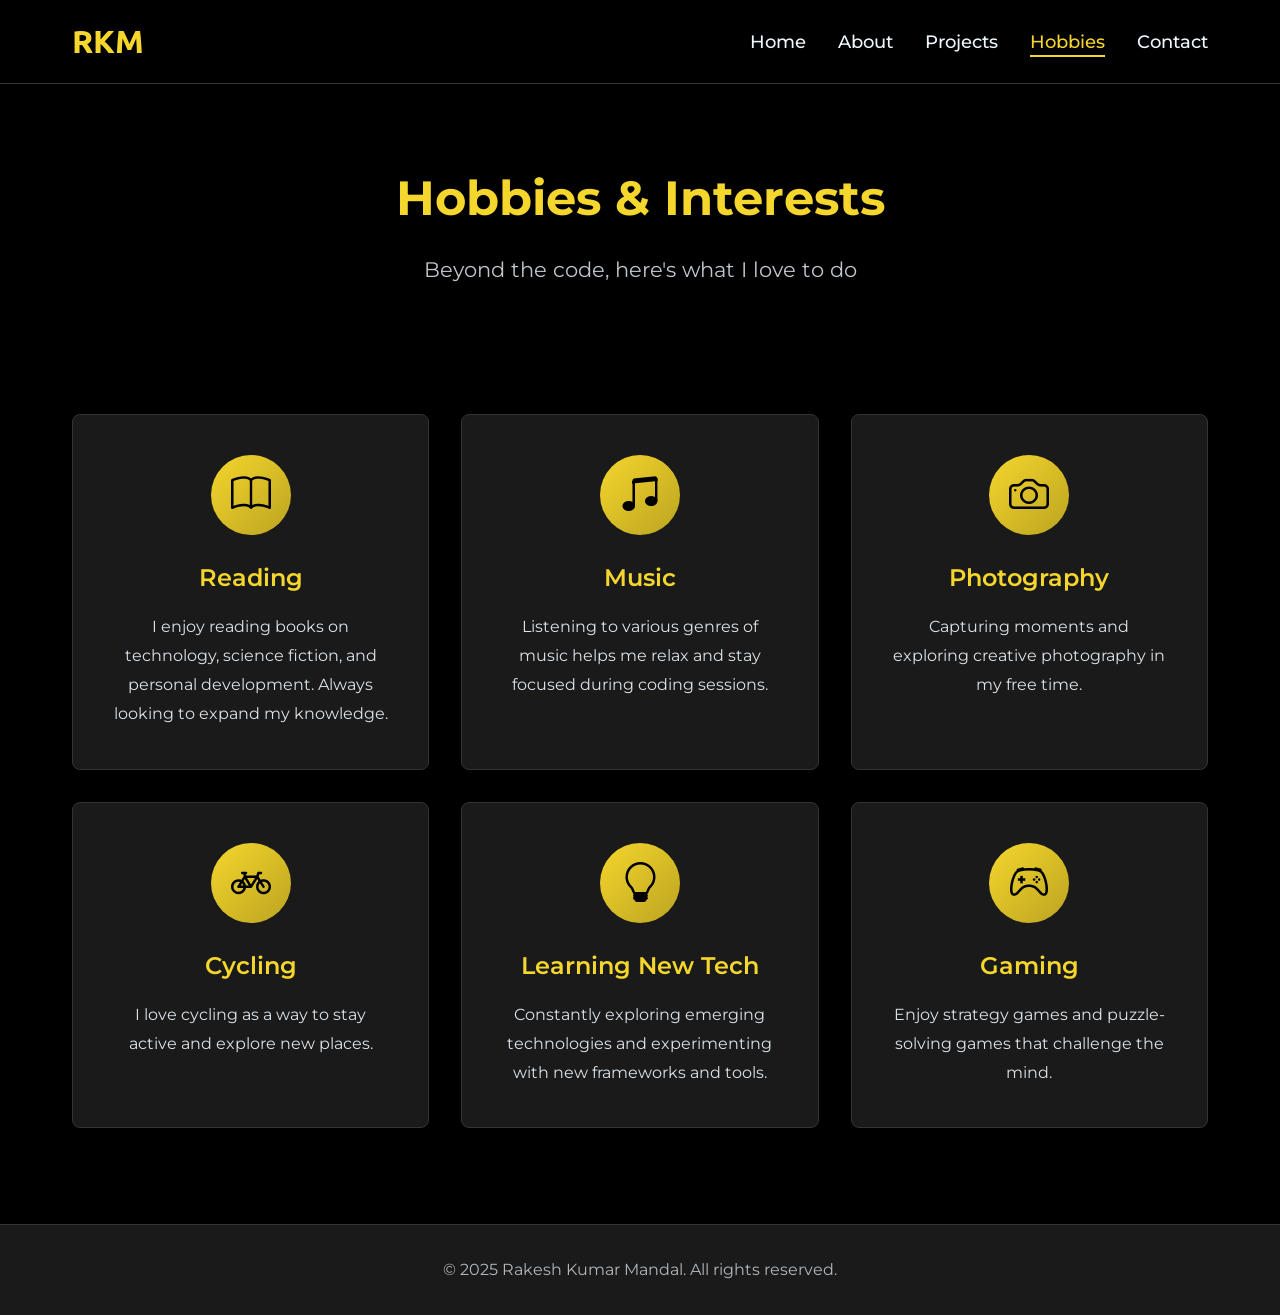
<file: hobbies.html>
<!DOCTYPE html>
<html lang="en">
<head>
    <meta charset="UTF-8">
    <meta name="viewport" content="width=device-width, initial-scale=1.0">
    <meta name="description" content="Rakesh Kumar Mandal - Hobbies & Interests">
    <title>Hobbies & Interests | Rakesh Kumar Mandal</title>

    <!-- Google Fonts -->
    <link rel="preconnect" href="https://fonts.googleapis.com">
    <link rel="preconnect" href="https://fonts.gstatic.com" crossorigin>
    <link href="https://fonts.googleapis.com/css2?family=Montserrat:wght@300;400;500;600;700;900&family=Ubuntu:wght@400;500;700&display=swap" rel="stylesheet">
    
    <!-- Bootstrap Icons -->
    <link rel="stylesheet" href="https://cdn.jsdelivr.net/npm/bootstrap-icons@1.11.1/font/bootstrap-icons.css">

    <!-- Custom CSS -->
    <link rel="stylesheet" href="css/styles.css">
</head>
<body>
    <!-- Navigation -->
    <nav class="navbar" id="navbar">
        <div class="nav-container">
            <a href="index.html" class="nav-logo">RKM</a>
            <ul class="nav-menu" id="navMenu">
                <li class="nav-item">
                    <a href="index.html#home" class="nav-link">Home</a>
                </li>
                <li class="nav-item">
                    <a href="index.html#about" class="nav-link">About</a>
                </li>
                <li class="nav-item">
                    <a href="index.html#projects" class="nav-link">Projects</a>
                </li>
                <li class="nav-item">
                    <a href="hobbies.html" class="nav-link active">Hobbies</a>
                </li>
                <li class="nav-item">
                    <a href="index.html#contact" class="nav-link">Contact</a>
                </li>
            </ul>
            <button class="nav-toggle" id="navToggle" aria-label="Toggle navigation">
                <span class="hamburger"></span>
            </button>
        </div>
    </nav>

    <!-- Hobbies Hero Section -->
    <section class="hobbies-hero">
        <div class="container">
            <h1 class="page-title">Hobbies & Interests</h1>
            <p class="page-subtitle">Beyond the code, here's what I love to do</p>
        </div>
    </section>

    <!-- Hobbies Grid -->
    <section class="hobbies-section">
        <div class="container">
            <div class="hobbies-grid">
                <div class="hobby-card">
                    <div class="hobby-icon">
                        <i class="bi bi-book"></i>
                    </div>
                    <h3 class="hobby-title">Reading</h3>
                    <p class="hobby-description">I enjoy reading books on technology, science fiction, and personal development. Always looking to expand my knowledge.</p>
                </div>

                <div class="hobby-card">
                    <div class="hobby-icon">
                        <i class="bi bi-music-note-beamed"></i>
                    </div>
                    <h3 class="hobby-title">Music</h3>
                    <p class="hobby-description">Listening to various genres of music helps me relax and stay focused during coding sessions.</p>
                </div>

                <div class="hobby-card">
                    <div class="hobby-icon">
                        <i class="bi bi-camera"></i>
                    </div>
                    <h3 class="hobby-title">Photography</h3>
                    <p class="hobby-description">Capturing moments and exploring creative photography in my free time.</p>
                </div>

                <div class="hobby-card">
                    <div class="hobby-icon">
                        <i class="bi bi-bicycle"></i>
                    </div>
                    <h3 class="hobby-title">Cycling</h3>
                    <p class="hobby-description">I love cycling as a way to stay active and explore new places.</p>
                </div>

                <div class="hobby-card">
                    <div class="hobby-icon">
                        <i class="bi bi-lightbulb"></i>
                    </div>
                    <h3 class="hobby-title">Learning New Tech</h3>
                    <p class="hobby-description">Constantly exploring emerging technologies and experimenting with new frameworks and tools.</p>
                </div>

                <div class="hobby-card">
                    <div class="hobby-icon">
                        <i class="bi bi-controller"></i>
                    </div>
                    <h3 class="hobby-title">Gaming</h3>
                    <p class="hobby-description">Enjoy strategy games and puzzle-solving games that challenge the mind.</p>
                </div>
            </div>
        </div>
    </section>

    <!-- Footer -->
    <footer class="footer">
        <div class="container">
            <p>&copy; 2025 Rakesh Kumar Mandal. All rights reserved.</p>
        </div>
    </footer>

    <!-- Custom JavaScript -->
    <script src="js/script.js"></script>
</body>
</html>
</file>
<file: css/styles.css>
/* ========== CSS Variables ========== */
:root {
    --color-bg: #000000;
    --color-text: #f0f8ff;
    --color-primary: #f5d62c;
    --color-primary-dark: #bba421;
    --color-accent: #00ff0d;
    --color-card-bg: #1a1a1a;
    --color-border: #333333;
    
    --font-primary: 'Montserrat', sans-serif;
    --font-secondary: 'Ubuntu', sans-serif;
    
    --transition: all 0.3s ease;
    --border-radius: 8px;
    --box-shadow: 0 4px 6px rgba(0, 0, 0, 0.3);
}

/* ========== Reset & Base Styles ========== */
* {
    margin: 0;
    padding: 0;
    box-sizing: border-box;
}

html {
    scroll-behavior: smooth;
    font-size: 16px;
}

body {
    font-family: var(--font-primary);
    background-color: var(--color-bg);
    color: var(--color-text);
    line-height: 1.6;
    overflow-x: hidden;
}

::selection {
    background-color: var(--color-primary);
    color: var(--color-bg);
}

/* ========== Utility Classes ========== */
.container {
    max-width: 1200px;
    margin: 0 auto;
    padding: 0 2rem;
}

.section-title {
    font-size: 2.5rem;
    font-weight: 700;
    text-align: center;
    margin-bottom: 3rem;
    position: relative;
}

.section-title::after {
    content: '';
    display: block;
    width: 80px;
    height: 4px;
    background-color: var(--color-primary);
    margin: 1rem auto 0;
    border-radius: 2px;
}

/* ========== Buttons ========== */
.btn {
    display: inline-block;
    padding: 0.75rem 2rem;
    font-size: 1rem;
    font-weight: 600;
    text-decoration: none;
    border-radius: var(--border-radius);
    transition: var(--transition);
    cursor: pointer;
    border: none;
    outline: none;
}

.btn-primary {
    background-color: var(--color-primary);
    color: var(--color-bg);
}

.btn-primary:hover {
    background-color: var(--color-primary-dark);
    transform: translateY(-2px);
    box-shadow: 0 6px 12px rgba(245, 214, 44, 0.3);
}

.btn-full {
    width: 100%;
}

/* ========== Navigation ========== */
.navbar {
    position: fixed;
    top: 0;
    left: 0;
    width: 100%;
    background-color: rgba(0, 0, 0, 0.95);
    backdrop-filter: blur(10px);
    padding: 1rem 0;
    z-index: 1000;
    border-bottom: 1px solid var(--color-border);
}

.nav-container {
    max-width: 1200px;
    margin: 0 auto;
    padding: 0 2rem;
    display: flex;
    justify-content: space-between;
    align-items: center;
}

.nav-logo {
    font-family: var(--font-secondary);
    font-size: 2rem;
    font-weight: 700;
    color: var(--color-primary);
    text-decoration: none;
    transition: var(--transition);
}

.nav-logo:hover {
    color: var(--color-primary-dark);
}

.nav-menu {
    display: flex;
    list-style: none;
    gap: 2rem;
}

.nav-link {
    color: var(--color-text);
    text-decoration: none;
    font-weight: 500;
    font-size: 1.1rem;
    transition: var(--transition);
    position: relative;
}

.nav-link::after {
    content: '';
    position: absolute;
    bottom: -5px;
    left: 0;
    width: 0;
    height: 2px;
    background-color: var(--color-primary);
    transition: var(--transition);
}

.nav-link:hover::after,
.nav-link.active::after {
    width: 100%;
}

.nav-link:hover,
.nav-link.active {
    color: var(--color-primary);
}

.nav-toggle {
    display: none;
    background: none;
    border: none;
    cursor: pointer;
    padding: 0.5rem;
}

.hamburger {
    display: block;
    width: 25px;
    height: 2px;
    background-color: var(--color-text);
    position: relative;
    transition: var(--transition);
}

.hamburger::before,
.hamburger::after {
    content: '';
    position: absolute;
    width: 25px;
    height: 2px;
    background-color: var(--color-text);
    transition: var(--transition);
}

.hamburger::before {
    top: -8px;
}

.hamburger::after {
    bottom: -8px;
}

/* ========== Hero Section ========== */
.hero {
    min-height: 100vh;
    display: flex;
    align-items: center;
    padding: 8rem 2rem 4rem;
}

.hero-container {
    max-width: 1200px;
    margin: 0 auto;
    display: grid;
    grid-template-columns: 1fr 1fr;
    gap: 4rem;
    align-items: center;
}

.hero-content {
    animation: fadeInLeft 1s ease;
}

.hero-greeting {
    font-size: 2.5rem;
    font-weight: 500;
    margin-bottom: 1.5rem;
    line-height: 1.4;
}

.hero-name {
    display: block;
    font-size: 3.5rem;
    font-weight: 700;
    color: var(--color-primary);
    margin-top: 0.5rem;
}

.hero-typing-container {
    font-size: 1.8rem;
    margin-bottom: 2rem;
    min-height: 60px;
    display: flex;
    align-items: center;
}

.hero-typing-prefix {
    color: var(--color-text);
    opacity: 0.9;
}

.hero-typed {
    color: var(--color-primary);
    font-weight: 600;
}

.hero-image-wrapper {
    position: relative;
    display: flex;
    justify-content: center;
    align-items: center;
    animation: fadeInRight 1s ease;
}

.hero-image {
    width: 100%;
    max-width: 400px;
    height: auto;
    aspect-ratio: 1;
    border-radius: 50%;
    object-fit: cover;
    position: relative;
    z-index: 2;
    border: 4px solid var(--color-primary);
    box-shadow: 0 0 30px rgba(245, 214, 44, 0.3);
}

.hero-image-bg {
    position: absolute;
    width: 90%;
    height: 90%;
    background: linear-gradient(135deg, var(--color-primary) 0%, var(--color-primary-dark) 100%);
    border-radius: 50%;
    z-index: 1;
    animation: pulse 3s ease-in-out infinite;
}

.hero-decoration {
    position: absolute;
    border: 3px solid var(--color-primary);
    border-radius: 50%;
    opacity: 0.3;
}

.hero-decoration-1 {
    width: 120%;
    height: 120%;
    animation: rotate 20s linear infinite;
}

.hero-decoration-2 {
    width: 140%;
    height: 140%;
    animation: rotate 30s linear infinite reverse;
}

/* ========== About Section ========== */
.about-section {
    padding: 6rem 2rem;
    background-color: var(--color-bg);
}

.about-content {
    display: grid;
    grid-template-columns: 1.5fr 1fr;
    gap: 4rem;
    align-items: center;
    max-width: 1100px;
    margin: 0 auto;
}

.about-text {
    animation: fadeInLeft 1s ease;
}

.about-intro {
    /* font-size: 1.3rem; */
    font-size: 1.1rem;
    line-height: 1.8;
    margin-bottom: 1.5rem;
    color: var(--color-primary);
}

.about-description {
    /* font-size: 1.1rem; */
    font-size: 1.0rem;
    line-height: 1.9;
    margin-bottom: 1.5rem;
    opacity: 0.9;
}

.about-buttons {
    display: flex;
    gap: 1rem;
    margin-top: 2rem;
    flex-wrap: wrap;
}

.btn-secondary {
    background-color: var(--color-card-bg);
    color: var(--color-text);
    border: 1px solid var(--color-border);
}

.btn-secondary:hover {
    background-color: var(--color-primary);
    color: var(--color-bg);
    border-color: var(--color-primary);
    transform: translateY(-2px);
}

.about-image-container {
    position: relative;
    animation: fadeInRight 1s ease;
}

.about-image {
    width: 100%;
    max-width: 350px;
    height: auto;
    border-radius: var(--border-radius);
    border: 3px solid var(--color-primary);
    box-shadow: 0 8px 16px rgba(245, 214, 44, 0.3);
    display: block;
    margin: 0 auto;
}

.about-social-links {
    display: flex;
    gap: 1rem;
    justify-content: center;
    margin-top: 2rem;
}

@media (max-width: 768px) {
    .about-content {
        grid-template-columns: 1fr;
        gap: 3rem;
    }
    
    .about-intro {
        font-size: 1.1rem;
    }
    
    .about-description {
        font-size: 1rem;
    }
}


/* ========== Skills Section ========== */
.skills-section {
    padding: 6rem 2rem;
    background-color: var(--color-card-bg);
}

.skills-grid {
    display: grid;
    grid-template-columns: repeat(auto-fit, minmax(280px, 1fr));
    gap: 2rem;
}

.skill-category {
    background-color: var(--color-bg);
    padding: 2rem;
    border-radius: var(--border-radius);
    border: 1px solid var(--color-border);
    transition: var(--transition);
}

.skill-category:hover {
    border-color: var(--color-primary);
    transform: translateY(-5px);
    box-shadow: 0 8px 16px rgba(245, 214, 44, 0.2);
}

.skill-category-title {
    /* font-size: 1.3rem; */
    font-size: 1.2rem;
    font-weight: 600;
    margin-bottom: 1.5rem;
    color: var(--color-primary);
    display: flex;
    align-items: center;
    gap: 0.5rem;
}

.skill-category-title i {
    font-size: 1.5rem;
}

.skill-tags {
    display: flex;
    flex-wrap: wrap;
    gap: 0.75rem;
}

.skill-tag {
    padding: 0.5rem 1rem;
    background-color: var(--color-card-bg);
    border: 1px solid var(--color-border);
    border-radius: 20px;
    /* font-size: 0.9rem; */
    font-size: 0.8rem;
    transition: var(--transition);
    cursor: default;
}

.skill-tag:hover {
    background-color: var(--color-primary);
    color: var(--color-bg);
    border-color: var(--color-primary);
    transform: scale(1.05);
}

/* ========== Timeline Section ========== */
.timeline-section {
    padding: 6rem 2rem;
}

.timeline {
    position: relative;
    max-width: 1000px;
    margin: 0 auto;
}

.timeline::before {
    content: '';
    position: absolute;
    left: 50%;
    transform: translateX(-50%);
    width: 2px;
    height: 100%;
    background: linear-gradient(to bottom, transparent, var(--color-primary), transparent);
}

.timeline-item {
    position: relative;
    width: 50%;
    padding: 2rem;
    margin-bottom: 2rem;
}

.timeline-item-left {
    left: 0;
    text-align: right;
}

.timeline-item-right {
    left: 50%;
}

.timeline-content {
    background-color: var(--color-card-bg);
    padding: 2rem;
    border-radius: var(--border-radius);
    border: 1px solid var(--color-border);
    position: relative;
    transition: var(--transition);
}

.timeline-content:hover {
    border-color: var(--color-primary);
    box-shadow: 0 8px 16px rgba(245, 214, 44, 0.2);
    transform: scale(1.02);
}

.timeline-item::before {
    content: '';
    position: absolute;
    top: 2.5rem;
    width: 20px;
    height: 20px;
    background-color: var(--color-primary);
    border: 4px solid var(--color-bg);
    border-radius: 50%;
    z-index: 2;
}

.timeline-item-left::before {
    right: -10px;
}

.timeline-item-right::before {
    left: -10px;
}

.timeline-date {
    display: inline-block;
    padding: 0.5rem 1rem;
    background-color: var(--color-primary);
    color: var(--color-bg);
    font-weight: 600;
    border-radius: 20px;
    margin-bottom: 1rem;
    font-size: 0.9rem;
}

.timeline-title {
    font-size: 1.5rem;
    font-weight: 600;
    margin-bottom: 0.5rem;
    color: var(--color-primary);
}

.timeline-institution {
    font-size: 1.1rem;
    opacity: 0.8;
    margin-bottom: 1rem;
}

.timeline-description {
    line-height: 1.8;
    opacity: 0.9;
}

/* ========== Projects Section ========== */
.projects-section {
    padding: 6rem 2rem;
    background-color: var(--color-card-bg);
}

.projects-filter {
    display: flex;
    justify-content: center;
    flex-wrap: wrap;
    gap: 1rem;
    margin-bottom: 3rem;
}

.filter-btn {
    padding: 0.6rem 1.5rem;
    background-color: var(--color-bg);
    color: var(--color-text);
    border: 1px solid var(--color-border);
    border-radius: 25px;
    font-size: 0.95rem;
    font-weight: 500;
    cursor: pointer;
    transition: var(--transition);
}

.filter-btn:hover,
.filter-btn.active {
    background-color: var(--color-primary);
    color: var(--color-bg);
    border-color: var(--color-primary);
}

.projects-grid {
    display: grid;
    grid-template-columns: repeat(auto-fill, minmax(350px, 1fr));
    gap: 2rem;
}

.project-card {
    background-color: var(--color-bg);
    border-radius: var(--border-radius);
    overflow: hidden;
    border: 1px solid var(--color-border);
    cursor: pointer;
    transition: var(--transition);
}

.project-card:hover {
    transform: translateY(-10px);
    box-shadow: 0 12px 24px rgba(245, 214, 44, 0.2);
    border-color: var(--color-primary);
}

.project-image-wrapper {
    width: 100%;
    height: 200px;
    overflow: hidden;
    position: relative;
}

.project-image {
    width: 100%;
    height: 100%;
    object-fit: cover;
    transition: var(--transition);
}

.project-card:hover .project-image {
    transform: scale(1.1);
}

.project-tags {
    position: absolute;
    bottom: 0;
    left: 0;
    right: 0;
    padding: 1rem;
    background: linear-gradient(to top, rgba(0, 0, 0, 0.9), transparent);
    display: flex;
    flex-wrap: wrap;
    gap: 0.5rem;
}

.project-tag {
    padding: 0.3rem 0.8rem;
    background-color: var(--color-primary);
    color: var(--color-bg);
    font-size: 0.75rem;
    border-radius: 15px;
    font-weight: 600;
}

.project-info {
    padding: 1.5rem;
}

.project-title {
    font-size: 1.3rem;
    font-weight: 600;
    margin-bottom: 0.75rem;
    color: var(--color-text);
}

.project-description {
    font-size: 0.95rem;
    line-height: 1.6;
    opacity: 0.8;
    display: -webkit-box;
    -webkit-line-clamp: 3;
    -webkit-box-orient: vertical;
    overflow: hidden;
}

/* ========== Modal ========== */
.modal {
    position: fixed;
    top: 0;
    left: 0;
    width: 100%;
    height: 100%;
    z-index: 2000;
    display: none;
    align-items: center;
    justify-content: center;
    padding: 2rem;
}

.modal.active {
    display: flex;
}

.modal-overlay {
    position: absolute;
    top: 0;
    left: 0;
    width: 100%;
    height: 100%;
    background-color: rgba(0, 0, 0, 0.9);
    backdrop-filter: blur(5px);
}

.modal-content {
    position: relative;
    background-color: var(--color-card-bg);
    border-radius: var(--border-radius);
    max-width: 900px;
    width: 100%;
    max-height: 90vh;
    overflow-y: auto;
    z-index: 2001;
    border: 1px solid var(--color-primary);
    animation: modalFadeIn 0.3s ease;
}

.modal-close {
    position: absolute;
    top: 1rem;
    right: 1rem;
    width: 40px;
    height: 40px;
    background-color: var(--color-bg);
    border: none;
    border-radius: 50%;
    color: var(--color-text);
    font-size: 1.5rem;
    cursor: pointer;
    display: flex;
    align-items: center;
    justify-content: center;
    transition: var(--transition);
    z-index: 2002;
}

.modal-close:hover {
    background-color: var(--color-primary);
    color: var(--color-bg);
}

.modal-body {
    padding: 2rem;
}

.modal-image {
    width: 100%;
    height: auto;
    border-radius: var(--border-radius);
    margin-bottom: 2rem;
}

.modal-title {
    font-size: 2rem;
    font-weight: 700;
    margin-bottom: 1rem;
    color: var(--color-primary);
}

.modal-description {
    font-size: 1.1rem;
    line-height: 1.8;
    margin-bottom: 2rem;
    opacity: 0.9;
}

.modal-section-title {
    font-size: 1.3rem;
    font-weight: 600;
    margin-bottom: 1rem;
    color: var(--color-primary);
}

.modal-tech-list {
    display: flex;
    flex-wrap: wrap;
    gap: 0.75rem;
    margin-bottom: 2rem;
}

.modal-tech-item {
    padding: 0.6rem 1.2rem;
    background-color: var(--color-bg);
    border: 1px solid var(--color-border);
    border-radius: 20px;
    font-size: 0.95rem;
}

.modal-links {
    display: flex;
    gap: 1rem;
    flex-wrap: wrap;
}

.modal-link {
    display: inline-flex;
    align-items: center;
    gap: 0.5rem;
    padding: 0.75rem 1.5rem;
    background-color: var(--color-primary);
    color: var(--color-bg);
    text-decoration: none;
    border-radius: var(--border-radius);
    font-weight: 600;
    transition: var(--transition);
}

.modal-link:hover {
    background-color: var(--color-primary-dark);
    transform: translateY(-2px);
} */


/* ========== Contact Section ========== */
.contact-section {
    padding: 6rem 2rem;
}

.contact-content {
    display: grid;
    grid-template-columns: 1fr 1fr;
    gap: 4rem;
    max-width: 1000px;
    margin: 0 auto;
}

.contact-subtitle {
    font-size: 1.8rem;
    font-weight: 600;
    margin-bottom: 1rem;
    color: var(--color-primary);
}

.contact-description {
    font-size: 1.1rem;
    line-height: 1.8;
    opacity: 0.9;
    margin-bottom: 2rem;
}

.contact-details {
    margin-bottom: 2rem;
}

.contact-item {
    display: flex;
    align-items: center;
    gap: 1rem;
    margin-bottom: 1rem;
    font-size: 1.1rem;
}

.contact-item i {
    font-size: 1.5rem;
    color: var(--color-primary);
}

.social-links {
    display: flex;
    gap: 1rem;
}

.social-link {
    width: 50px;
    height: 50px;
    display: flex;
    align-items: center;
    justify-content: center;
    background-color: var(--color-card-bg);
    border: 1px solid var(--color-border);
    border-radius: 50%;
    color: var(--color-text);
    font-size: 1.5rem;
    transition: var(--transition);
}

.social-link:hover {
    background-color: var(--color-primary);
    color: var(--color-bg);
    border-color: var(--color-primary);
    transform: translateY(-3px);
}

/* Form Styles */
.contact-form {
    background-color: var(--color-card-bg);
    padding: 2rem;
    border-radius: var(--border-radius);
    border: 1px solid var(--color-border);
}

.form-group {
    margin-bottom: 1.5rem;
}

.form-label {
    display: block;
    margin-bottom: 0.5rem;
    font-weight: 500;
    color: var(--color-primary);
}

.form-input,
.form-textarea {
    width: 100%;
    padding: 0.875rem;
    background-color: var(--color-bg);
    border: 1px solid var(--color-border);
    border-radius: var(--border-radius);
    color: var(--color-text);
    font-family: var(--font-primary);
    font-size: 1rem;
    transition: var(--transition);
}

.form-input:focus,
.form-textarea:focus {
    outline: none;
    border-color: var(--color-primary);
    box-shadow: 0 0 0 3px rgba(245, 214, 44, 0.1);
}

.form-textarea {
    resize: vertical;
    min-height: 120px;
}

/* ========== Footer ========== */
.footer {
    background-color: var(--color-card-bg);
    padding: 2rem;
    text-align: center;
    border-top: 1px solid var(--color-border);
}

.footer p {
    opacity: 0.7;
}

/* ========== Hobbies Page ========== */
.hobbies-hero {
    padding: 10rem 2rem 4rem;
    text-align: center;
}

.page-title {
    font-size: 3rem;
    font-weight: 700;
    margin-bottom: 1rem;
    color: var(--color-primary);
}

.page-subtitle {
    font-size: 1.3rem;
    opacity: 0.8;
}

.hobbies-section {
    padding: 4rem 2rem 6rem;
}

.hobbies-grid {
    display: grid;
    grid-template-columns: repeat(auto-fit, minmax(300px, 1fr));
    gap: 2rem;
}

.hobby-card {
    background-color: var(--color-card-bg);
    padding: 2.5rem;
    border-radius: var(--border-radius);
    border: 1px solid var(--color-border);
    text-align: center;
    transition: var(--transition);
}

.hobby-card:hover {
    border-color: var(--color-primary);
    transform: translateY(-10px);
    box-shadow: 0 12px 24px rgba(245, 214, 44, 0.2);
}

.hobby-icon {
    width: 80px;
    height: 80px;
    margin: 0 auto 1.5rem;
    display: flex;
    align-items: center;
    justify-content: center;
    background: linear-gradient(135deg, var(--color-primary), var(--color-primary-dark));
    border-radius: 50%;
}

.hobby-icon i {
    font-size: 2.5rem;
    color: var(--color-bg);
}

.hobby-title {
    font-size: 1.5rem;
    font-weight: 600;
    margin-bottom: 1rem;
    color: var(--color-primary);
}

.hobby-description {
    line-height: 1.8;
    opacity: 0.9;
}

/* ========== Animations ========== */
@keyframes fadeInLeft {
    from {
        opacity: 0;
        transform: translateX(-50px);
    }
    to {
        opacity: 1;
        transform: translateX(0);
    }
}

@keyframes fadeInRight {
    from {
        opacity: 0;
        transform: translateX(50px);
    }
    to {
        opacity: 1;
        transform: translateX(0);
    }
}

@keyframes pulse {
    0%, 100% {
        transform: scale(1);
    }
    50% {
        transform: scale(1.05);
    }
}

@keyframes rotate {
    from {
        transform: rotate(0deg);
    }
    to {
        transform: rotate(360deg);
    }
}

@keyframes modalFadeIn {
    from {
        opacity: 0;
        transform: scale(0.9);
    }
    to {
        opacity: 1;
        transform: scale(1);
    }
}

/* ========== Responsive Design ========== */
@media (max-width: 1024px) {
    html {
        font-size: 15px;
    }
    
    .hero-container {
        gap: 3rem;
    }
    
    .contact-content {
        gap: 3rem;
    }
}

@media (max-width: 768px) {
    html {
        font-size: 14px;
    }
    
    .nav-menu {
        position: fixed;
        left: -100%;
        top: 70px;
        flex-direction: column;
        background-color: rgba(0, 0, 0, 0.98);
        width: 100%;
        text-align: center;
        transition: 0.3s;
        padding: 2rem 0;
        border-top: 1px solid var(--color-border);
    }
    
    .nav-menu.active {
        left: 0;
    }
    
    .nav-toggle {
        display: block;
    }
    
    .hero-container {
        grid-template-columns: 1fr;
        gap: 3rem;
    }
    
    .hero-greeting {
        font-size: 2rem;
    }
    
    .hero-name {
        font-size: 2.5rem;
    }
    
    .hero-typing-container {
        font-size: 1.4rem;
    }
    
    .hero-image {
        max-width: 300px;
    }
    
    .timeline::before {
        left: 30px;
    }
    
    .timeline-item {
        width: 100%;
        padding-left: 70px;
        text-align: left;
    }
    
    .timeline-item-left,
    .timeline-item-right {
        left: 0;
    }
    
    .timeline-item::before {
        left: 20px;
    }
    
    .projects-grid {
        grid-template-columns: 1fr;
    }
    
    .contact-content {
        grid-template-columns: 1fr;
        gap: 2rem;
    }
    
    .section-title {
        font-size: 2rem;
    }
}

@media (max-width: 480px) {
    .container {
        padding: 0 1rem;
    }
    
    .hero {
        padding: 6rem 1rem 3rem;
    }
    
    .hero-greeting {
        font-size: 1.5rem;
    }
    
    .hero-name {
        font-size: 2rem;
    }
    
    .hero-typing-container {
        font-size: 1.2rem;
    }
    
    .modal-content {
        padding: 1rem;
    }
    
    .modal-body {
        padding: 1rem;
    }
}

/* ========== Print Styles ========== */
@media print {
    .navbar,
    .nav-toggle,
    .hero-decoration,
    .filter-btn,
    .modal,
    .footer {
        display: none;
    }
    
    body {
        background-color: white;
        color: black;
    }
}
</file>
